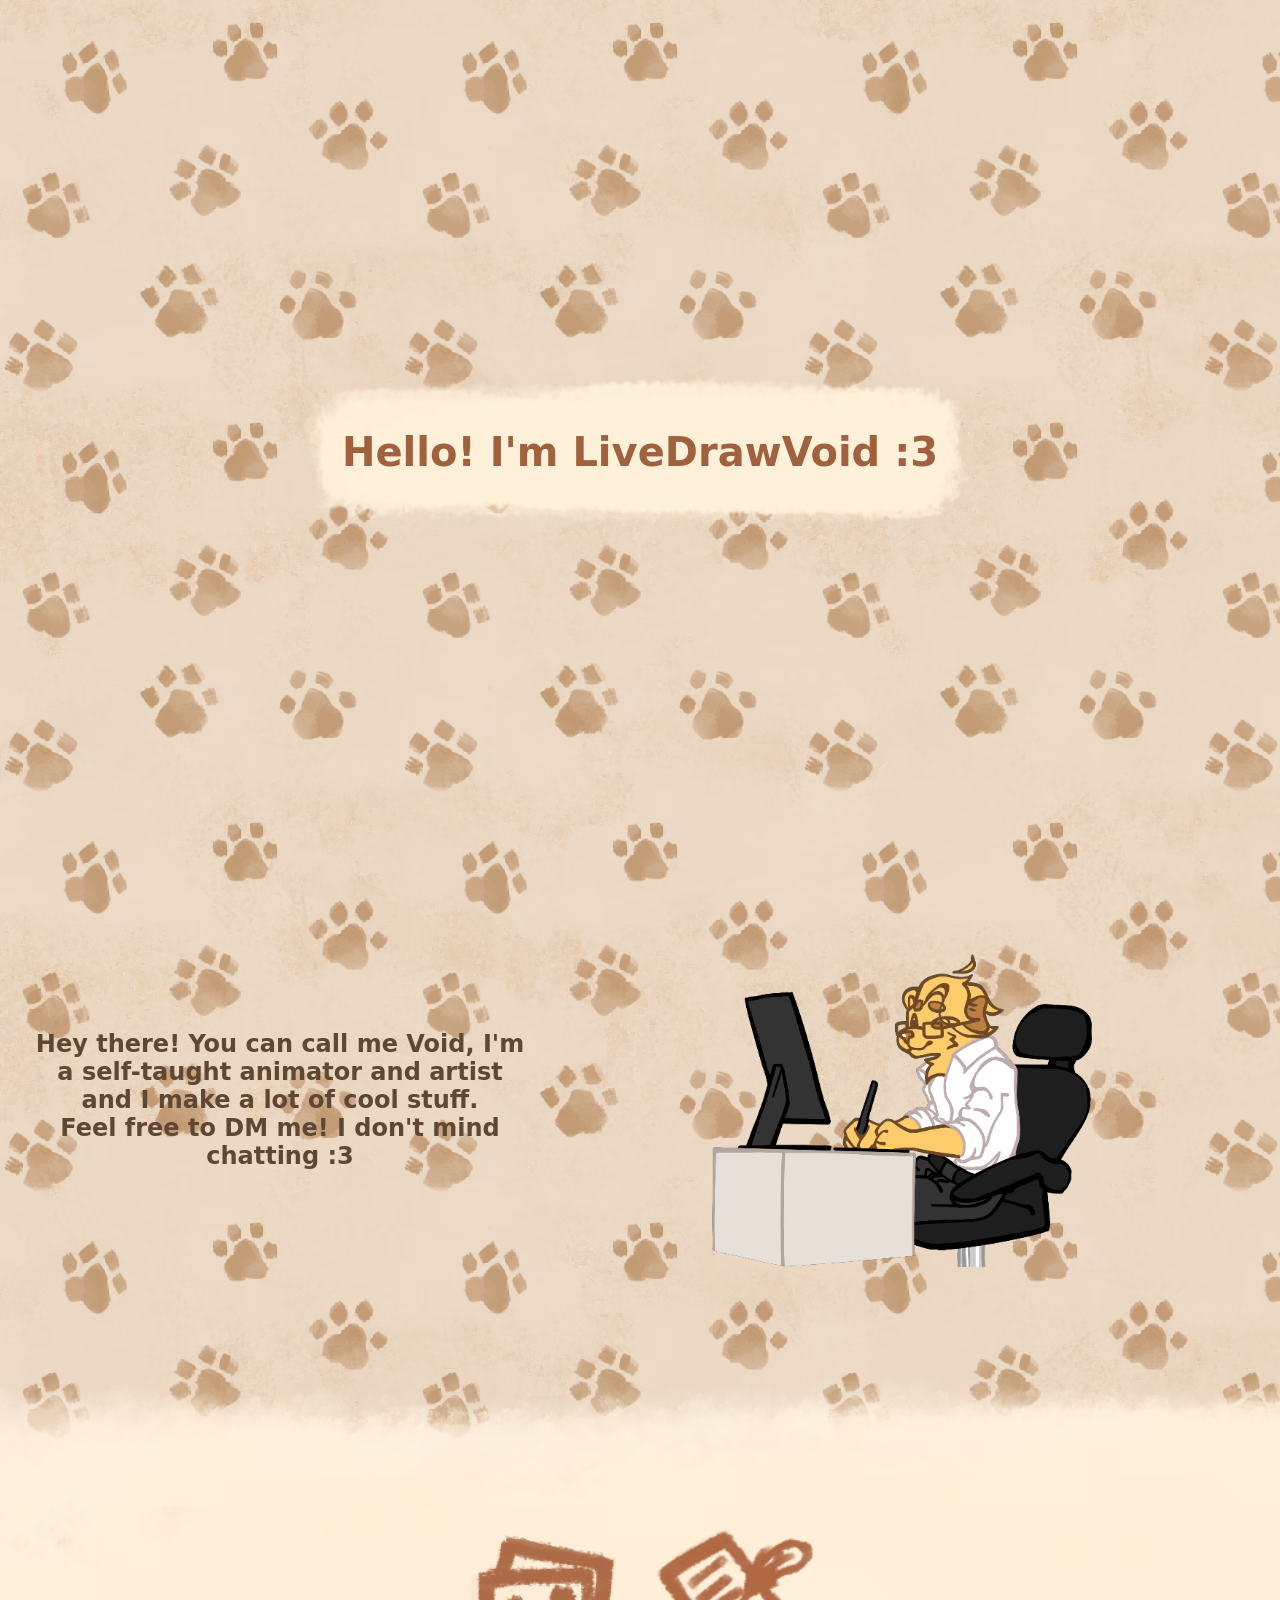
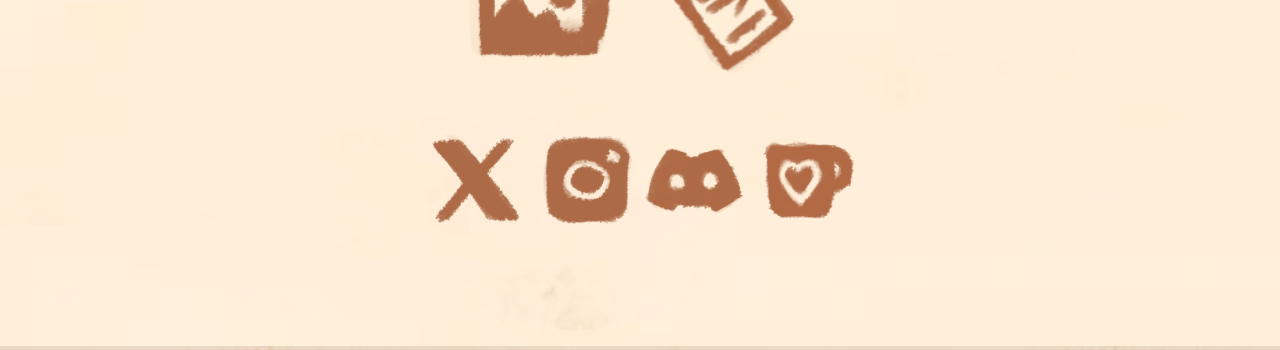
<file: index.html>
<!DOCTYPE html>
<html lang="en">
<head>
    <link rel="shortcut icon" type="image/x-icon" href="favicon.ico">
    <meta charset="UTF-8">
    <meta name="viewport" content="width=device-width, initial-scale=1.0">
    <title>Home Page | LiveDrawVoid</title>
    <link rel="stylesheet" href="style.css">
</head>
<body>

    <div class="pawbs"></div>

    <section class="hero">
        <div class="hero-content">
            <h1>Hello! I'm LiveDrawVoid :3</h1>
        </div>

        <div class="header-card">
            <img src="header.avif" class="header-img">
        </div>
    </section>

    <section class="main-content">
        <div class="oc-container">
            <div id="oc-box" class="oc-box">
                <video id="vid-intro" class="oc-video" muted playsinline><source src="intro.webm" type="video/webm"></video>
                <video id="vid-loop" class="oc-video" muted playsinline><source src="loop.webm" type="video/webm"></video>
                <video id="vid-wave" class="oc-video" muted playsinline><source src="wave.webm" type="video/webm"></video>
            </div>
        </div>
                <div class="description-content">
            <h2>Hey there! You can call me Void, I'm a self-taught animator and artist and I make a lot of cool stuff.

                <br> Feel free to DM me! I don't mind chatting :3</h3>
                </div>
    </section>

    <section>
        <div class="bottom-nav-card">

                    <section class="bottom-platform">
                     <img src="cutoff.avif" class="btm-platform">
                    </section>

            <div class="nav-section">

                <a href="ToS&Prices.html" class="tos-btn-video-link">
                    <video autoplay loop muted playsinline class="btn-video"><source src="nav_tos.webm" type="video/webm"></video>

                    <section class="tos-label"> 
                     <h2>ToS & Prices
                     </section>

                </a>

                <a href="Gallery.html" class="gallery-btn-video-link">
                    <video autoplay loop muted playsinline class="btn-video"><source src="nav_gallery.webm" type="video/webm"></video>

                    <div class="gallery-label"> 
                     <h2>Gallery
                    </div>

                </a>

            </div>
            <div class="social-section">
                <div class="social-links">
                    <a href="https://twitter.com/LiveDrawVoid" target="_blank" class="btn-video-link">
                        <video autoplay loop muted playsinline class="btn-video soc-btn"><source src="nav_x.webm" type="video/webm"></video>
                    </a>
                    <a href="https://instagram.com/LiveDrawVoid_insta" target="_blank" class="btn-video-link">
                        <video autoplay loop muted playsinline class="btn-video soc-btn"><source src="nav_insta.webm" type="video/webm"></video>
                    </a>
                    <a href="https://discordapp.com/users/1151491898117214212/" target="_blank" class="btn-video-link">
                        <video autoplay loop muted playsinline class="btn-video soc-btn"><source src="nav_discord.webm" type="video/webm"></video>
                    </a>
                    <a href="https://ko-fi.com/livedrawvoid" class="btn-video-link">
                        <video autoplay loop muted playsinline class="btn-video soc-btn"><source src="nav_kofi.webm" type="video/webm"></video>
                    </a>
                </div>
            </div>
        </div>
    </section>

    <script src="script.js"></script>
    
<div id="apple-warning-popup" class="apple-popup" role="button" tabindex="0" aria-label="Dismiss warning">
  <div class="apple-popup-content">
    <h3>Apple Device Detected</h3>

    <h5>You're most likely using an Apple/iOS device, I'm really sorry if the site is not working well and I 
         reccomend checking from a non-Apple device.
    </h5>

    <a href="ToS&Prices.html" class="popup-hyperlink">Click here to check my Terms of service.</a>
  </div>
</div>
    
</body>
</html>
</file>
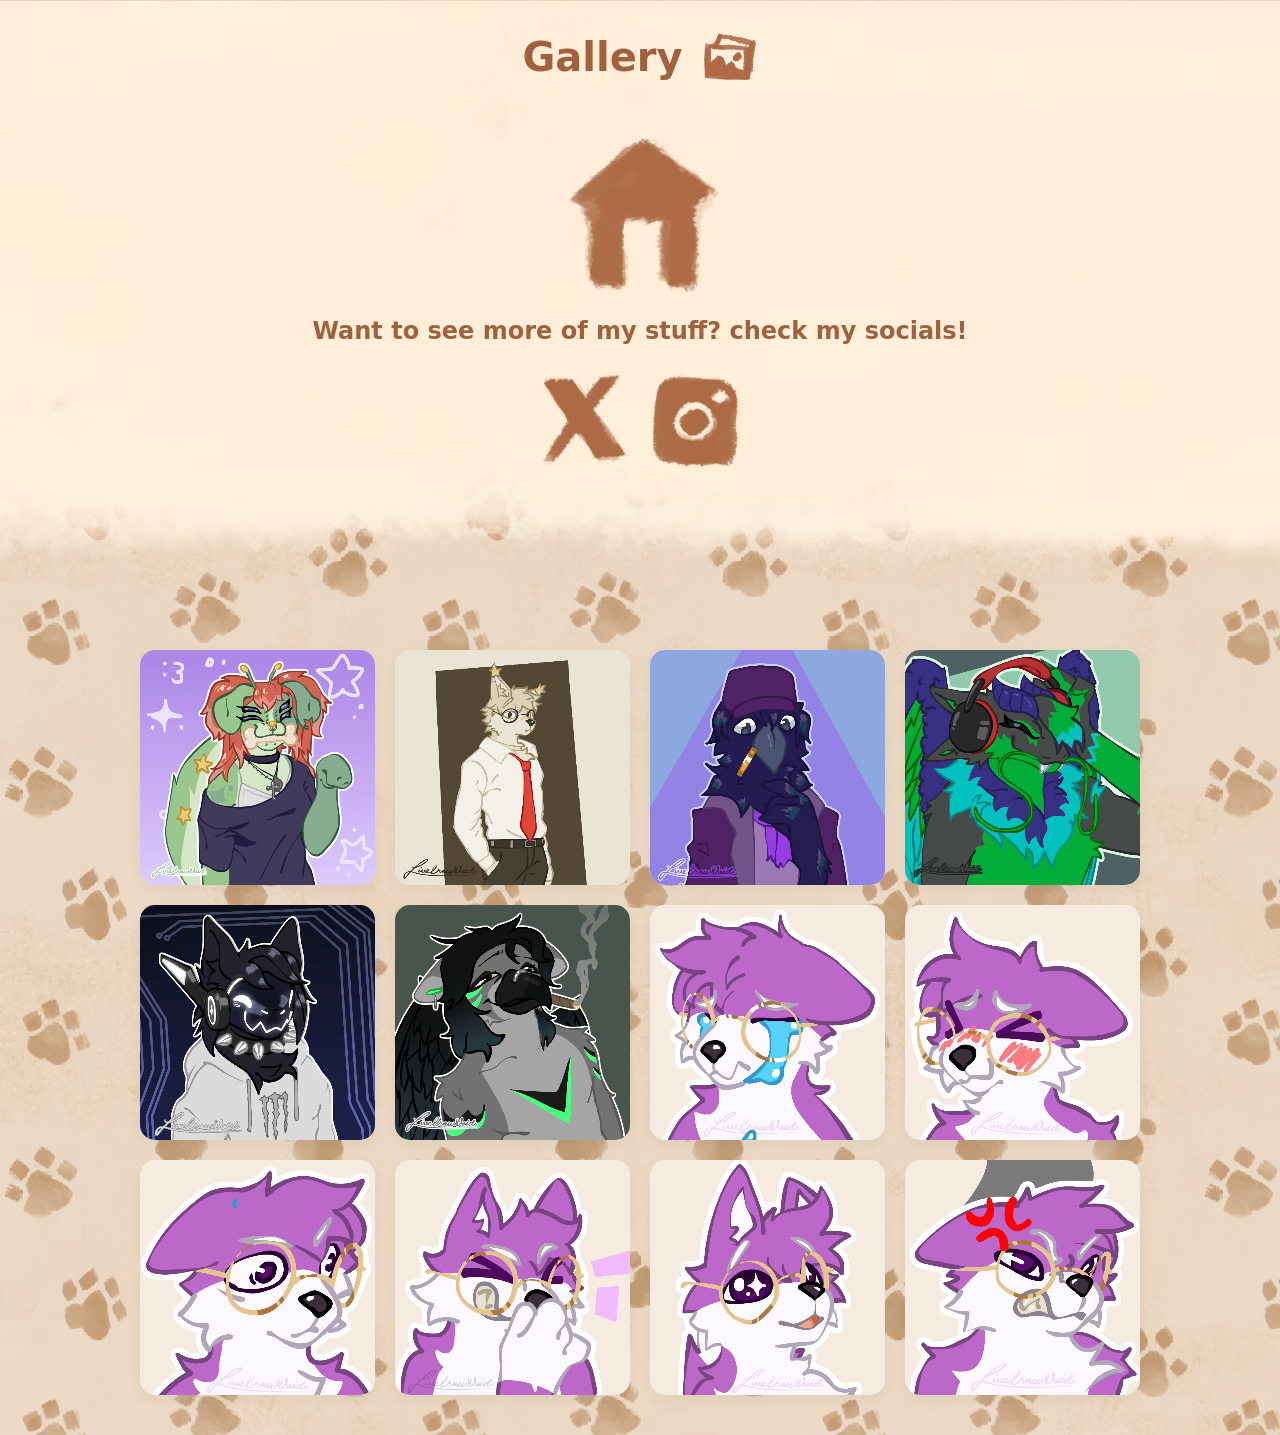
<file: Gallery.html>
<!DOCTYPE html>
<html lang="en">
<head>
    <meta charset="UTF-8">
    <link rel="shortcut icon" type="image/x-icon" href="favicon.ico">
    <meta name="viewport" content="width=device-width, initial-scale=1.0">
    <title>Gallery | LiveDrawVoid</title>
    <link rel="stylesheet" href="style.css">
</head>
<body>

    <div class="pawbs"></div>

    <section>
        <div class="top-platform">
            <img src="cutoff.avif" class="btm-platform">
        </div>
    </section>
    
    <header class="page-header">

        <h1>
            Gallery
            <video autoplay loop muted playsinline class="header-emoji"><source src="nav_gallery.webm" type="video/webm"></video>
        </h1>
        <a href="https://livedrawvoid.github.io/Livedrawvoid" class="btn-video-link">
            <video autoplay loop muted playsinline class="btn-video nav-back"><source src="nav_home.webm" type="video/webm"></video>
        </a>

        <div class="gallery-social-promo">
            <h2>Want to see more of my stuff? check my socials!</h2>
            <div class="social-links">
                <a href="https://twitter.com/LiveDrawVoid" target="_blank" class="btn-video-link">
                    <video autoplay loop muted playsinline class="btn-video soc-btn"><source src="nav_x.webm" type="video/webm"></video>
                </a>
                <a href="https://instagram.com/LiveDrawVoid_insta" target="_blank" class="btn-video-link">
                    <video autoplay loop muted playsinline class="btn-video soc-btn"><source src="nav_insta.webm" type="video/webm"></video>
                </a>
            </div>
        </div>
                
    </header>

    <section class="gallery-section">

        <div class="gallery-grid">
            <video autoplay loop muted playsinline class="gallery-item"><source src="showcase1.webm" type="video/webm"></video>
            <video autoplay loop muted playsinline class="gallery-item"><source src="showcase2.webm" type="video/webm"></video>

            <video autoplay loop muted playsinline class="gallery-item"><source src="halfbody1.webm" type="video/webm"></video>
            <video autoplay loop muted playsinline class="gallery-item"><source src="halfbody2.webm" type="video/webm"></video>
            <video autoplay loop muted playsinline class="gallery-item"><source src="halfbody3.webm" type="video/webm"></video>
            <video autoplay loop muted playsinline class="gallery-item"><source src="halfbody4.webm" type="video/webm"></video>

            <video autoplay loop muted playsinline class="gallery-item"><source src="emoji1.webm" type="video/webm"></video>
            <video autoplay loop muted playsinline class="gallery-item"><source src="emoji2.webm" type="video/webm"></video>
            <video autoplay loop muted playsinline class="gallery-item"><source src="emoji3.webm" type="video/webm"></video>
            <video autoplay loop muted playsinline class="gallery-item"><source src="emoji4.webm" type="video/webm"></video>
            <video autoplay loop muted playsinline class="gallery-item"><source src="emoji5.webm" type="video/webm"></video>
            <video autoplay loop muted playsinline class="gallery-item"><source src="emoji6.webm" type="video/webm"></video>
        </div>

    </section>

    <div id="video-modal" class="modal">
        <div class="modal-close">×</div>
        <video id="modal-video" autoplay loop muted playsinline></video>
    </div>

    <script src="script.js"></script>
</body>
</html>
</file>
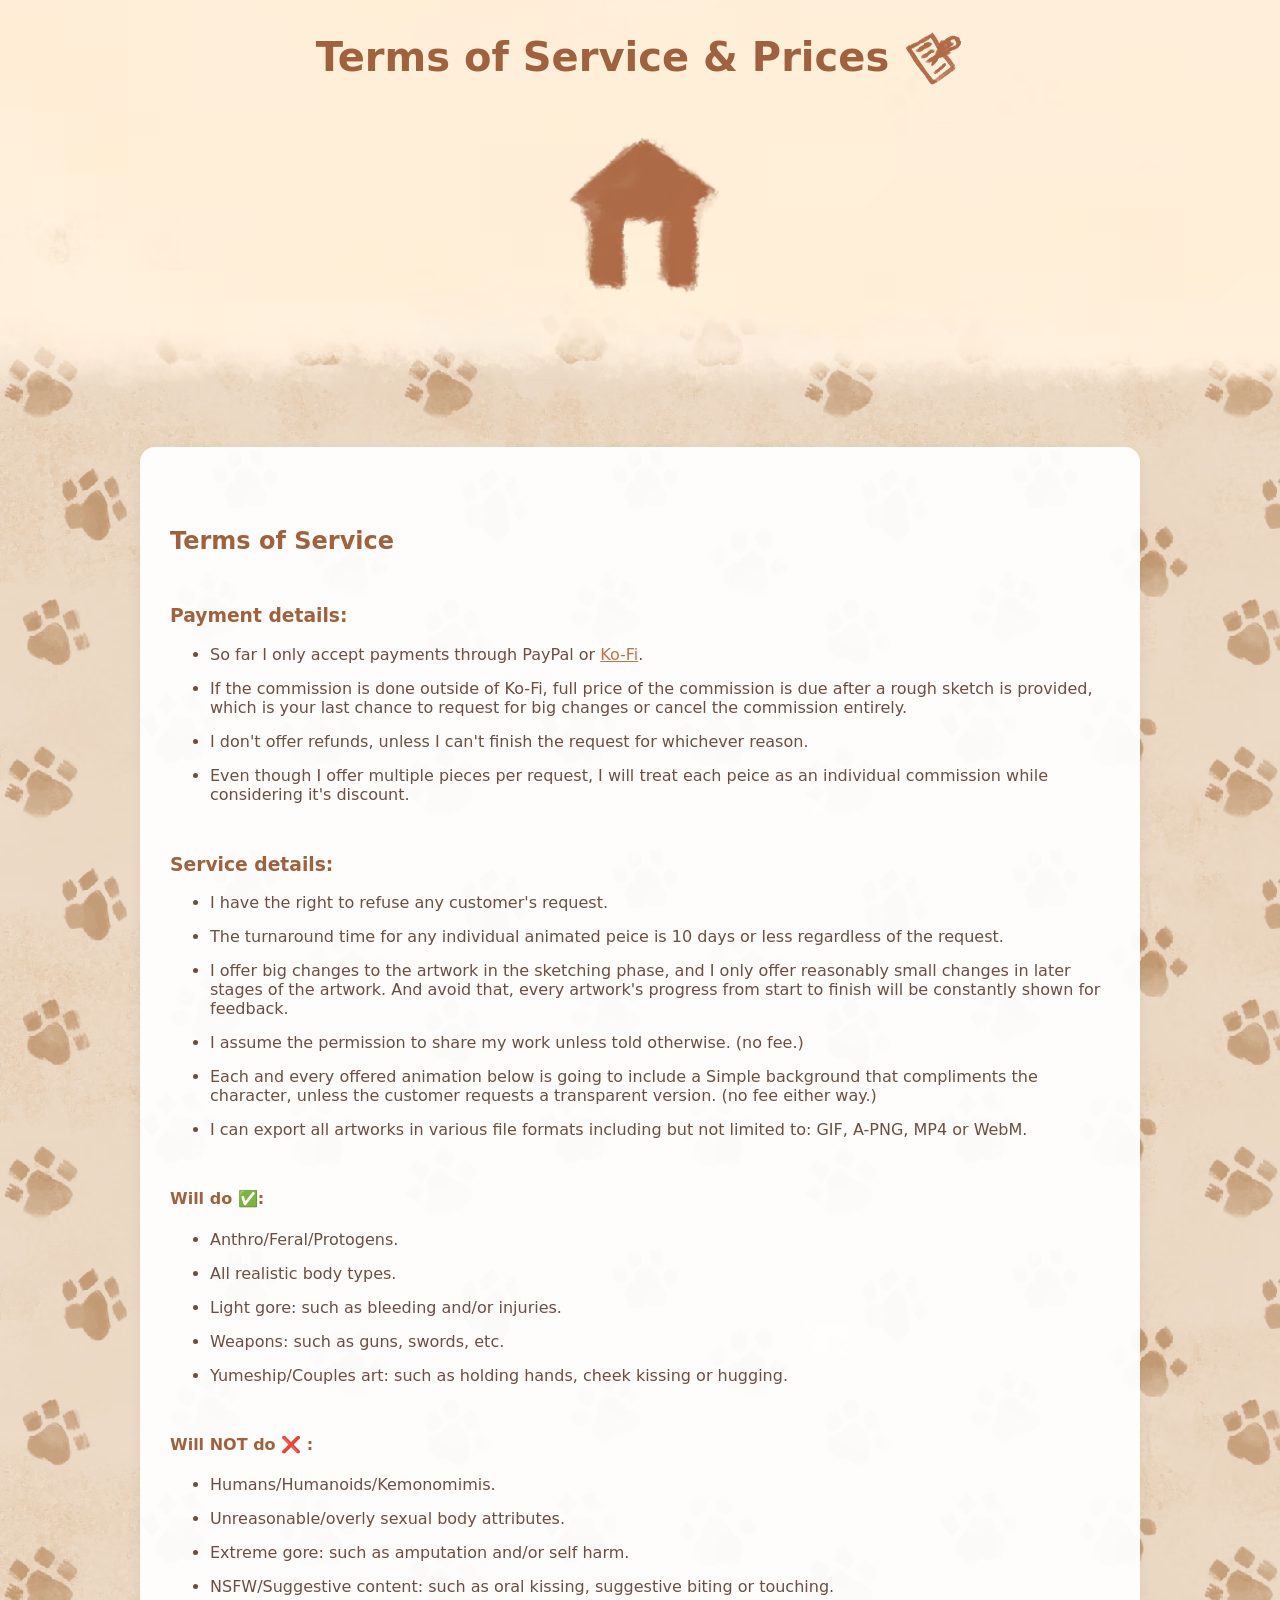
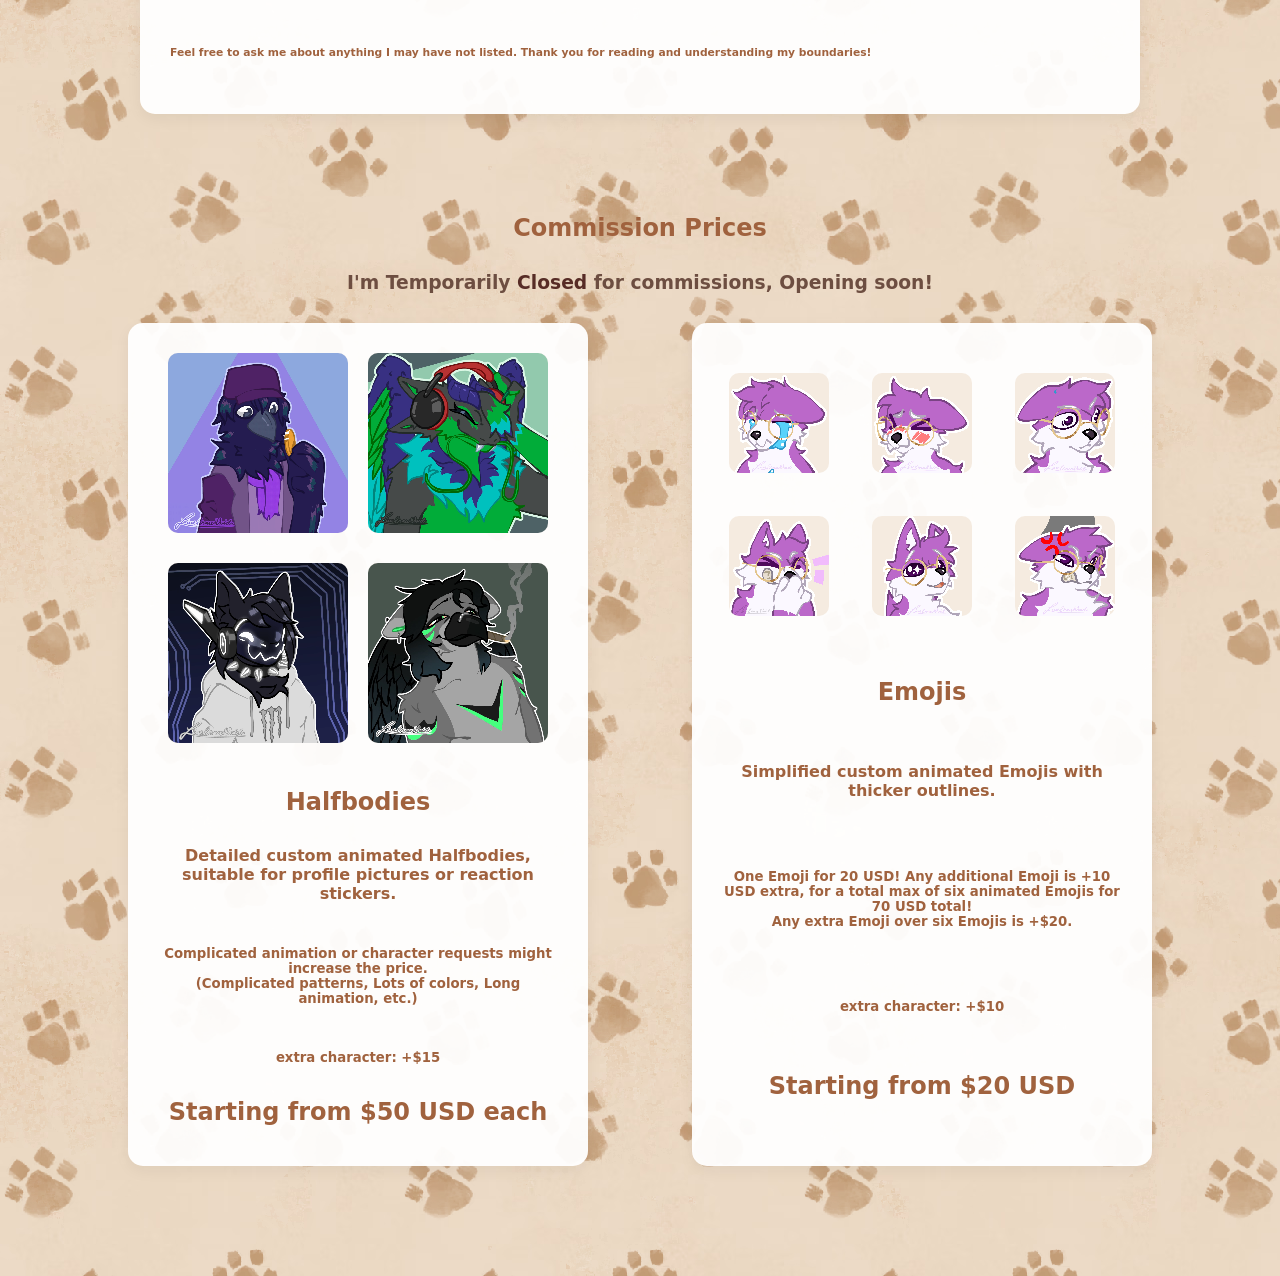
<file: ToS&Prices.html>
<!DOCTYPE html>
<html lang="en">
<head>
    <meta charset="UTF-8">
    <meta name="viewport" content="width=device-width, initial-scale=1.0">
    <link rel="shortcut icon" type="image/x-icon" href="favicon.ico">
    <title>Terms of service & Prices | LiveDrawVoid</title>
    <link rel="stylesheet" href="style.css">
</head>
<body>

    <div class="pawbs"></div>

    <header class="page-header">

        <div class="tos-top-platform">
            <img src="cutoff.avif" class="btm-platform">
        </div>

        <h1>
            Terms of Service & Prices
            <video autoplay loop muted playsinline class="header-emoji"><source src="nav_tos.webm" type="video/webm"></video>
        </h1>
        <a href="https://livedrawvoid.github.io/Livedrawvoid" class="btn-video-link">

            <video autoplay loop muted playsinline class="btn-video nav-back"><source src="nav_home.webm" type="video/webm"></video>

        </a>
    </header>

    <section class="content-section">
        <div class="tos-box">
            <h2>Terms of Service</h2>
             <h3>Payment details:</h3>
                <ul>
                    <li>So far I only accept payments through PayPal or <a href="https://ko-fi.com/livedrawvoid/commissions">Ko-Fi</a>.</li>
  
                    <li>If the commission is done outside of Ko-Fi, full price of the commission is due after a rough sketch is provided,
                     which is your last chance to request for big changes or cancel the commission entirely.</li>

                    <li>I don't offer refunds, unless I can't finish the request for whichever reason.</li>

                    <li>Even though I offer multiple pieces per request,
                     I will treat each peice as an individual commission while considering it's discount.</li>
                </ul>
             <h3>Service details:</h3>
                <ul>
                    <li>I have the right to refuse any customer's request.</li>

                    <li>The turnaround time for any individual
                    animated peice is 10 days or less regardless of the request. </li>

                    <li>I offer big changes to the artwork in the sketching phase, and I only offer reasonably small changes in later stages of the artwork. 
                    And avoid that, every artwork's progress from start to finish will be constantly shown for feedback.</li>

                    <li>I assume the permission to share my work unless told otherwise. (no fee.)</li>

                    <li>Each and every offered animation below is going to include a Simple
                    background that compliments the character, unless the customer requests a transparent version. (no fee either way.)</li>

                    <li>I can export all artworks in various file formats including but not limited to: GIF, A-PNG, MP4 or WebM.</li>

                </ul>
                <H4>Will do ✅:</H4>
                <ul>
                    <li>Anthro/Feral/Protogens.</li>

                    <li>All realistic body types.</li>
                    
                    <li>Light gore: such as bleeding and/or injuries.</li>

                    <li>Weapons: such as guns, swords, etc.</li>

                    <li>Yumeship/Couples art: such as holding hands, cheek kissing or hugging.</li>
                </ul>
                  <H4>Will NOT do ❌ :</H4>
                <ul>
                    <li>Humans/Humanoids/Kemonomimis.</li>

                    <li>Unreasonable/overly sexual body attributes.</li>
                    
                    <li>Extreme gore: such as amputation and/or self harm.</li>

                    <li>NSFW/Suggestive content: such as oral kissing, suggestive biting or touching.</li>
                </ul>
                <h6>Feel free to ask me about anything I may have not listed. Thank you for reading and understanding my boundaries!</h6>
        </div>
    <section class="prices-title">

        <div> <h2 class="section-title">Commission Prices</h2> </div>

        <div> <h1 class="commission-status">I'm Temporarily <span style="color: rgb(87, 44, 38); font-size: 40;">Closed</span> for commissions, Opening soon!</h1> </div>
        

    </section> 
        <div class="price-grid-two">
            <div class="price-card">
                <div class="media-container grid-stickers">
                    <video autoplay loop muted playsinline class="card-sticker"><source src="halfbody1.webm" type="video/webm"></video>
                    <video autoplay loop muted playsinline class="card-sticker"><source src="halfbody2.webm" type="video/webm"></video>
                    <video autoplay loop muted playsinline class="card-sticker"><source src="halfbody3.webm" type="video/webm"></video>
                    <video autoplay loop muted playsinline class="card-sticker"><source src="halfbody4.webm" type="video/webm"></video>
                </div>
                <h2>Halfbodies</h2>
                <h4>Detailed custom animated Halfbodies, 
                 suitable for profile pictures or reaction stickers. </h4>
                 <h5>Complicated animation or character requests might increase the price.<br>
                     (Complicated patterns, Lots of colors, Long animation, etc.)  </h5>

                    <h5>extra character: +$15</h5>
                <p class="price-tag">Starting from $50 USD each</p>
            </div>

            <div class="price-card">
                <div class="media-container grid-emojis">
                    <video autoplay loop muted playsinline class="card-emoji"><source src="emoji1.webm" type="video/webm"></video>
                    <video autoplay loop muted playsinline class="card-emoji"><source src="emoji2.webm" type="video/webm"></video>
                    <video autoplay loop muted playsinline class="card-emoji"><source src="emoji3.webm" type="video/webm"></video>
                    <video autoplay loop muted playsinline class="card-emoji"><source src="emoji4.webm" type="video/webm"></video>
                    <video autoplay loop muted playsinline class="card-emoji"><source src="emoji5.webm" type="video/webm"></video>
                    <video autoplay loop muted playsinline class="card-emoji"><source src="emoji6.webm" type="video/webm"></video>
                </div>
                <h2>Emojis</h2>
                <h4>Simplified custom animated Emojis with thicker outlines.</h4>

                  <h5> One Emoji for 20 USD! Any additional Emoji is +10 USD extra, for a total max of six animated Emojis for 70 USD total! <br>

                   Any extra Emoji over six Emojis is +$20.</h5>

                  <h5>extra character: +$10</h5>

                <p class="price-tag">Starting from $20 USD</p>
            </div>
        </div>
    </section>

    <div id="video-modal" class="modal">
        <div class="modal-close">×</div>
        <video id="modal-video" autoplay loop muted playsinline></video>
    </div>

    <script src="script.js"></script>
</body>
</html>
</file>
<file: style.css>
body {
    font-family: system-ui, -apple-system, BlinkMacSystemFont, 'Segoe UI', Roboto, sans-serif;
    scroll-behavior: smooth;
    background-attachment: scroll; 
    background-image: url('background.avif');
    background-repeat: repeat; 
    background-attachment: scrolled; 
    background-size: auto; 
    min-height: 135vh; 
    position: relative;
    margin: 0;
    min-width: 200px;
}

.pawbs {
  position: absolute; 
  top: 0;
  left: 0;
  width: 100%;
  height: 100%;
  background-image: url('pawbs.avif');
  background-repeat: repeat;
  image-rendering: pixelated;
  image-rendering: crisp-edges;
  background-size: min(400px, 80vw) min(400px, 80vw);
  opacity: 60%;
  z-index: -1; 
  pointer-events: none; 
}

.hero {
    display: grid;
    position: relative;
    height: 100vh;
    justify-content: center;
    align-items: center;
    text-align: center;
    align-self: center;
    overflow-x: hidden;
}

.description-content {
    color: #5e4833;
    height: 40vh;
    display: flex;
    justify-content: center;
    align-items: center;
    text-align: center;
    max-width: 500px; 
    width: 90%; 
    word-wrap: break-word;
}

.header-card {
    position: absolute;
    top: 50%;
    left: 50%;
    transform: translate(-50%, -50%);
    z-index: -1;
    width: 684px;
    height: 171px;
    margin: auto;
    object-fit: cover; 
}


.hero-content h1 {
    font-size: 2.5rem;
    color: #a0623e;
    border-radius: 15px;
    margin-bottom: 30px;
    display: inline-block;
}

.main-content {
    display: flex;
    align-items: center;
    display: flex;
    flex-direction: row-reverse;
    flex-wrap: wrap;
    gap: 20px;
    justify-content: center;
    width: 100%;
    -webkit-user-select: none;
    -ms-user-select: none;
    user-select: none;
}

.nav-section {
    display: flex;
    justify-content: center;
    align-items: center;
    gap: 30px;
    padding: 15px;
    flex-wrap: wrap;
    flex-direction: row-reverse;
    margin-top: 200px;
}

.social-section {
    display: flex;
    justify-content: center;
    align-items: center;
    gap: 30px;
    padding-bottom: 100px;
    flex-wrap: wrap;
}

.oc-container {
    width: min(700px, 100vw);
    display: flex;
    justify-content: center;
    align-items: center;
    display: block;
    overflow: hidden;
}

.oc-box {
    position: relative;
    width: min(700px, 100vw);
    height: 400px;
    transition: transform 0.2s ease;
    display: block;
    margin: 0 auto;
    overflow: hidden;
    left: 50%;
    translate: -50% 0;
}

@media (hover: hover) {
.oc-box:active,.oc-box:hover {
    transform: scale(1.015);
}
}

.oc-box:active {
    transform: scale(1.015);
}

.oc-video {
    position: absolute;
    left: 0;
    width: 100%;
    height: 100%;
    opacity: 0;
    pointer-events: none;   
}

.oc-video.active {
    opacity: 1;
}

.tos-btn-video-link {
    align-items: center;
    justify-items: center;
    display: inline-block;
    text-decoration: none;
    line-height: 0;
}

.gallery-btn-video-link {
    display: inline-block;
    text-decoration: none;
    line-height: 0;
}

a {
    color: inherit;
    text-decoration: none;
}


.tos-btn-video-link h2, .gallery-btn-video-link h2 {
   opacity: 0;
   transition: ease 0.25s;
   color: #a0623e;
   text-align: center;
   font-size: min(10vw, 1.5em)
}

.tos-btn-video-link:hover h2, .gallery-btn-video-link:hover h2 {
  opacity: 1;
}



.btn-video {
    display: block;
    width: min(35vw, 160px);
    height: auto;
    border-radius: 15px;
    margin: 0 auto;
    object-fit: contain;
    transition: scale 0.2s ease;
}

@media (hover: hover) {
    .btn-video:hover,
    .btn-video:active {
        scale: 1.02;
    }
}

.btn-video.soc-btn {
    width: min(20vw, 100px);
    height: auto;
}

.btn-video.nav-back {
    width: min(30vw, 160px);
    height: auto;
}

.btn-video:hover {
    transform: scale(1.08);
}

.social-links {
    display: flex;
    justify-content: center;
    gap: 10px;
    flex-wrap: wrap;
}

.bottom-platform {
   position: absolute;
   bottom: -20px;
   left: 0;        
   width: 100%;             
   z-index: -1;   
   pointer-events: none;     
   overflow: hidden;
} 

.bottom-platform img {
   height: 100%;
   object-fit: cover;   
   object-position: center bottom;
}

.page-header {
    text-align: center; 
    margin-bottom: 40px;
}

.top-platform {
    position: absolute;
    top: -30px; 
    left: 0;        
    width: 100%;             
    z-index: -1;   
    pointer-events: none;
    transform: scaleY(-1);
    overflow: hidden;
}

.tos-top-platform {
    position: absolute;
    left: 0;        
    width: 100%;             
    z-index: -1;   
    pointer-events: none;
    transform: scaleY(-1);
    top: -200px;
    overflow: hidden;
}

.top-platform img {
   height: 100%;
   object-fit: cover;   
   object-position: center top;
}

.page-header h1 {
    font-size: min(6vw, 2.5rem);
    color: #a0623e;
    white-space: nowrap;
    margin-bottom: 50px;
    display: flex;
    align-items: center;
    justify-content: center;
    gap: 15px;
    margin-left: 15px;
    margin-right: 15px;
}

.header-emoji {
    width: min(15vw, 60px);
    height: auto;
    border-radius: 10px;
    object-fit: contain;
}

.content-section {
    max-width: 1000px;
    margin: 0 auto;
    padding: 110px 20px;
    justify-items: center;
}

.gallery-section {
    margin: 0 auto;
    justify-items: center;
    padding: 40px;
    max-width: 1000px;
}

.tos-box {
    background-color: rgba(255, 255, 255, 0.95);
    padding: 30px;
    border-radius: 15px;
    box-shadow: 0 5px 15px rgba(0,0,0,0.05);
    margin-bottom: 100px;
    max-width: min(80vw, 1000px);
}

.tos-box li {
    margin-top: 15px;
    color: #6d4e41;
    font-size: min(4vw, 16px);
}

.tos-box a {
    text-decoration: underline;
    margin-top: 15px;
    color: #c07449;
    font-size: min(4vw, 16px);
}

.tos-box h2, h3, h4, h6 {
    color: #a0623e;
    margin-top: 50px;
}

.section-title {
    text-align: center;
    color: #a0623e;
    margin-bottom: 30px;
    border-radius: 10px;
}

.commission-status {
    text-align: center;
    color: #6d4e41;
    margin-bottom: 30px;
    border-radius: 10px;
}

.price-grid-two {
    display: grid;
    grid-template-columns: 1fr;
    gap: 10vw;
    justify-items: center;
}

@media (min-width: 1100px) {
  .price-grid-two {
    grid-template-columns: repeat(2, 1fr);
    justify-content: center;
  }
}

.price-card {
    display: grid;
    min-width: 0;
    max-width: min(75vw, 400px);
    width: 100%;
    background-color: rgba(255, 255, 255, 0.95);
    padding: 30px;
    border-radius: 15px;
    text-align: center;
    color: #a0623e;
    box-shadow: 0 5px 15px rgba(0,0,0,0.05);
    justify-content: center;
    transition: transform 0.2s;
}

.price-card h4 {
margin-top: 10px;
}

.media-container {
    margin-bottom: 25px;
}

.grid-stickers {
    display: grid;
    row-gap: 30px;
    grid-template-columns: 1fr 1fr;
    grid-template-rows: 1fr 1fr;
    justify-items: center;
}

.grid-emojis {
    margin-top: 20px;
    margin-bottom: 30px;
    column-gap: 30px;
    row-gap: 30px;
    display: grid;
    grid-template-columns: 1fr 1fr 1fr;
    grid-template-rows: 1fr 1fr;
    justify-items: center;
}

.card-sticker {
    width: min(30vw, 180px);
    height: auto;
    border-radius: 10px;
    background-color: #f5ebe0;
    object-fit: contain;
    transition: transform 0.2s ease;
    cursor: pointer;
}

.card-emoji {
    width: min(20vw, 100px);
    height: auto;
    border-radius: 10px;
    background-color: #f5ebe0;
    object-fit: contain;
    transition: transform 0.2s ease;
    cursor: pointer;
}

.card-sticker:hover, .card-emoji:hover {
    transform: scale(1.15);
    z-index: 10;
    position: relative;
}

.price-tag {
    font-size: 1.5rem;
    font-weight: bold;
    color: #a0623e;
    margin: 10px 0;
}

.modal {
    position: fixed;
    top: 0;
    left: 0;
    width: 100%;
    height: 100%;
    background-color: rgba(0, 0, 0, 0.85);
    z-index: 1000;
    display: flex;
    justify-content: center;
    align-items: center;
    opacity: 0;
    visibility: hidden;
    transition: opacity 0.3s ease, visibility 0.3s ease;
}

.modal.active {
    opacity: 1;
    visibility: visible;
}

#modal-video {
    max-width: 90%;
    max-height: 90%;
    border-radius: 15px;
    box-shadow: 0 10px 30px rgba(0,0,0,0.5);
    background-color: transparent;
    transform: scale(0.95);
    transition: transform 0.3s ease;
}

.modal.active #modal-video {
    transform: scale(1);
}

.modal-close {
    position: absolute;
    top: 30px;
    right: 40px;
    color: white;
    font-size: 3rem;
    cursor: pointer;
    user-select: none;
    transition: transform 0.2s;
}

.modal-close:hover {
    transform: scale(1.2);
}

.gallery-social-promo {
    position: relative;
    text-align: center;
    margin-bottom: 140px;
}

.gallery-social-promo h2 {
    position: relative;
    color: #a0623e;
    margin-bottom: 25px;
}

.gallery-grid {
    width: 100%;
    position: relative;
    display: grid;
    grid-template-columns: repeat(auto-fit, minmax(min(35vw, 200px), 1fr));
    gap: 20px;
    justify-items: center;
    align-items: center;
}

.gallery-item {
    width: 100%;
    aspect-ratio: 1 / 1;
    border-radius: 15px;
    background-color: #f5ebe0;
    object-fit: contain;
    box-shadow: 0 5px 15px rgba(0,0,0,0.05);
    cursor: pointer;
    transition: transform 0.2s ease, box-shadow 0.2s ease;
}

.gallery-item:hover {
    transform: scale(1.05);
    box-shadow: 0 8px 25px rgba(0,0,0,0.1);
    z-index: 10;
    position: relative;
}


.apple-popup {
  position: fixed;
  top: 20px;
  left: 50%;
  transform: translate(-50%, -150%); 
  width: 350px;
  height: 250px;
  background-size: 100% 100%; 
  background-image: url('warning.avif');
  z-index: 999;
  display: flex;
  align-items: center;
  justify-content: center;
  text-align: center;
  padding: 20px;
  opacity: 0;
  visibility: hidden;
  transition: transform 0.6s ease, 
 visibility 0.4s;            
  cursor: pointer; 
}

.apple-popup.show {
  transform: translate(-50%, 0);
  opacity: 1;
  visibility: visible;
}

.apple-popup-content {
  padding: 20px;
  border-radius: 8px;
  color: #bdafa6;
  pointer-events: none; 
}

.apple-popup-content h3 {
  color: #cc7878;
  margin-top: 0;
  margin-bottom: 10px;
  font-size: 1.1rem;
}

.apple-popup-content p {
  margin: 0;
  font-size: 0.9rem;
  line-height: 1.4;
}

.popup-hyperlink {
  pointer-events: auto;
  color: #bdafa6;
  text-decoration: underline;
  font-weight: bold;
  cursor: pointer;
}

.popup-hyperlink:hover {
  color: #cc7878; /* Darker blue on hover */
}
</file>
